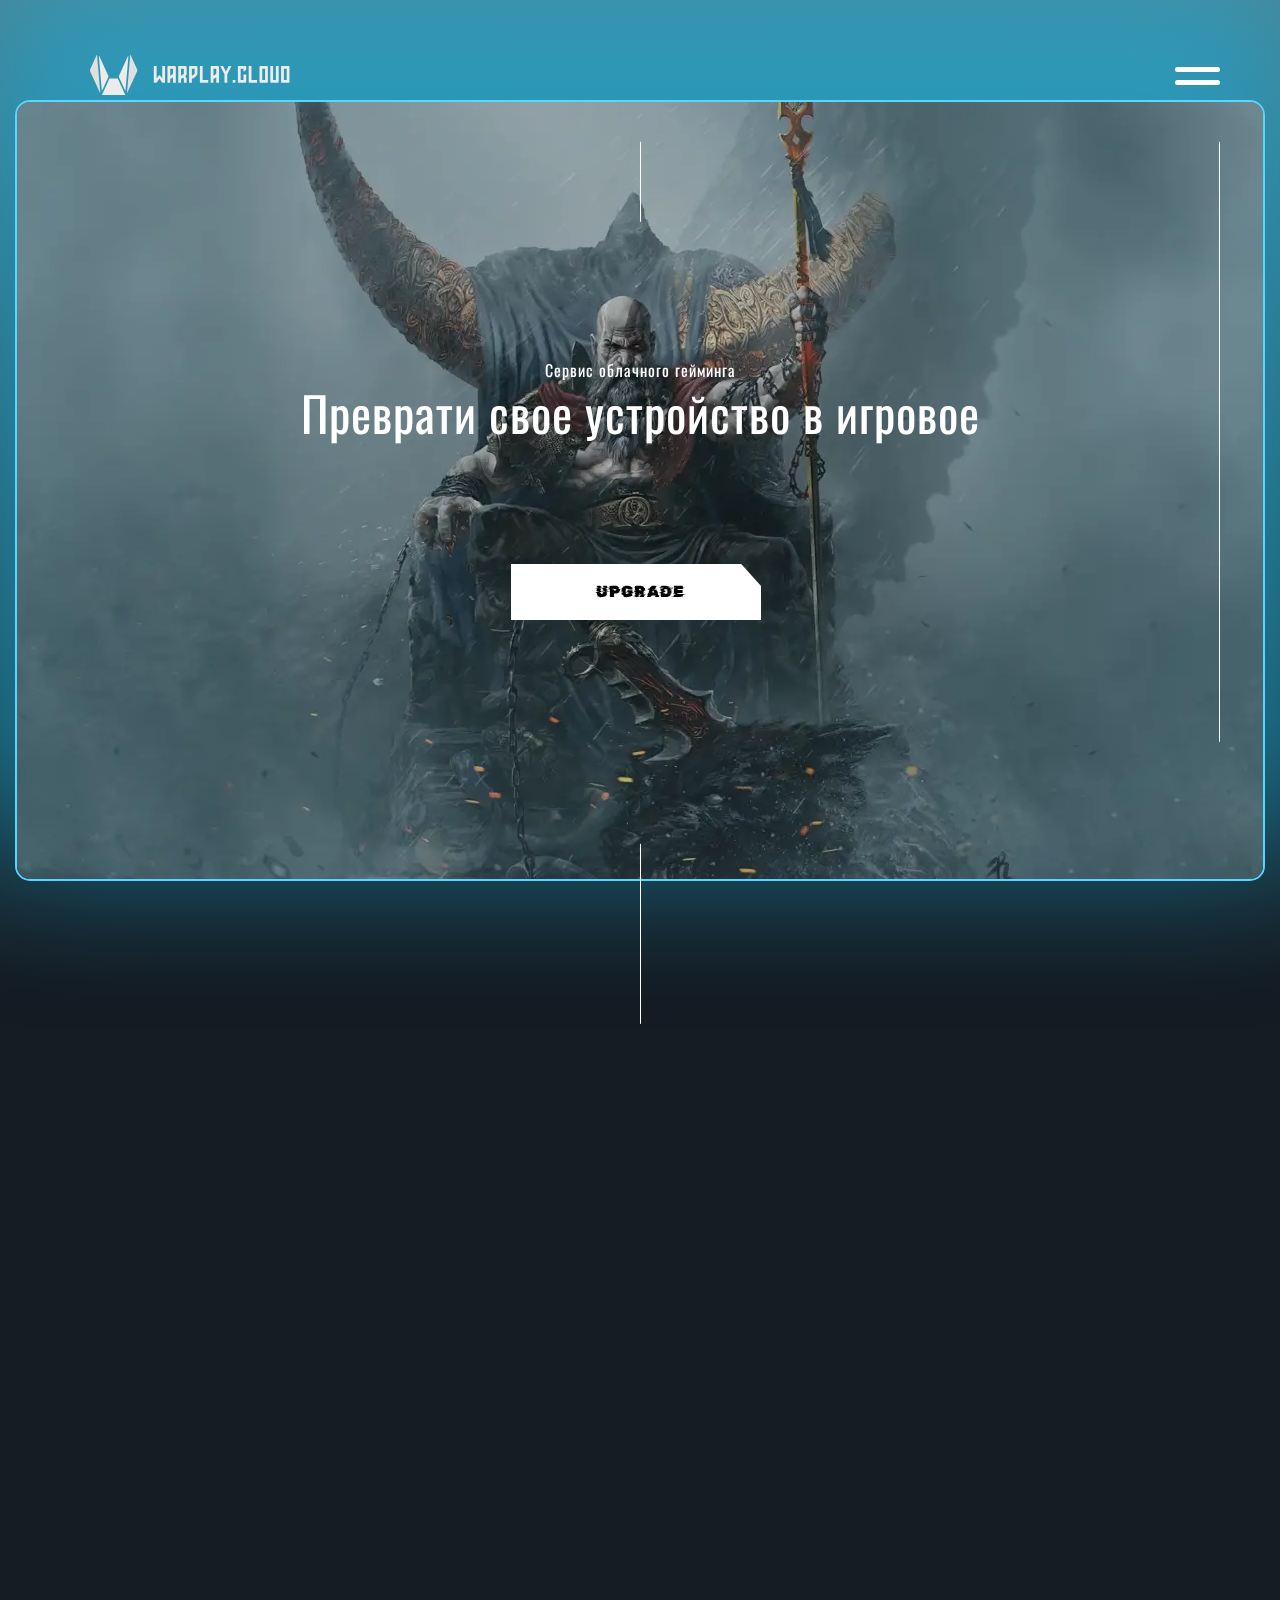
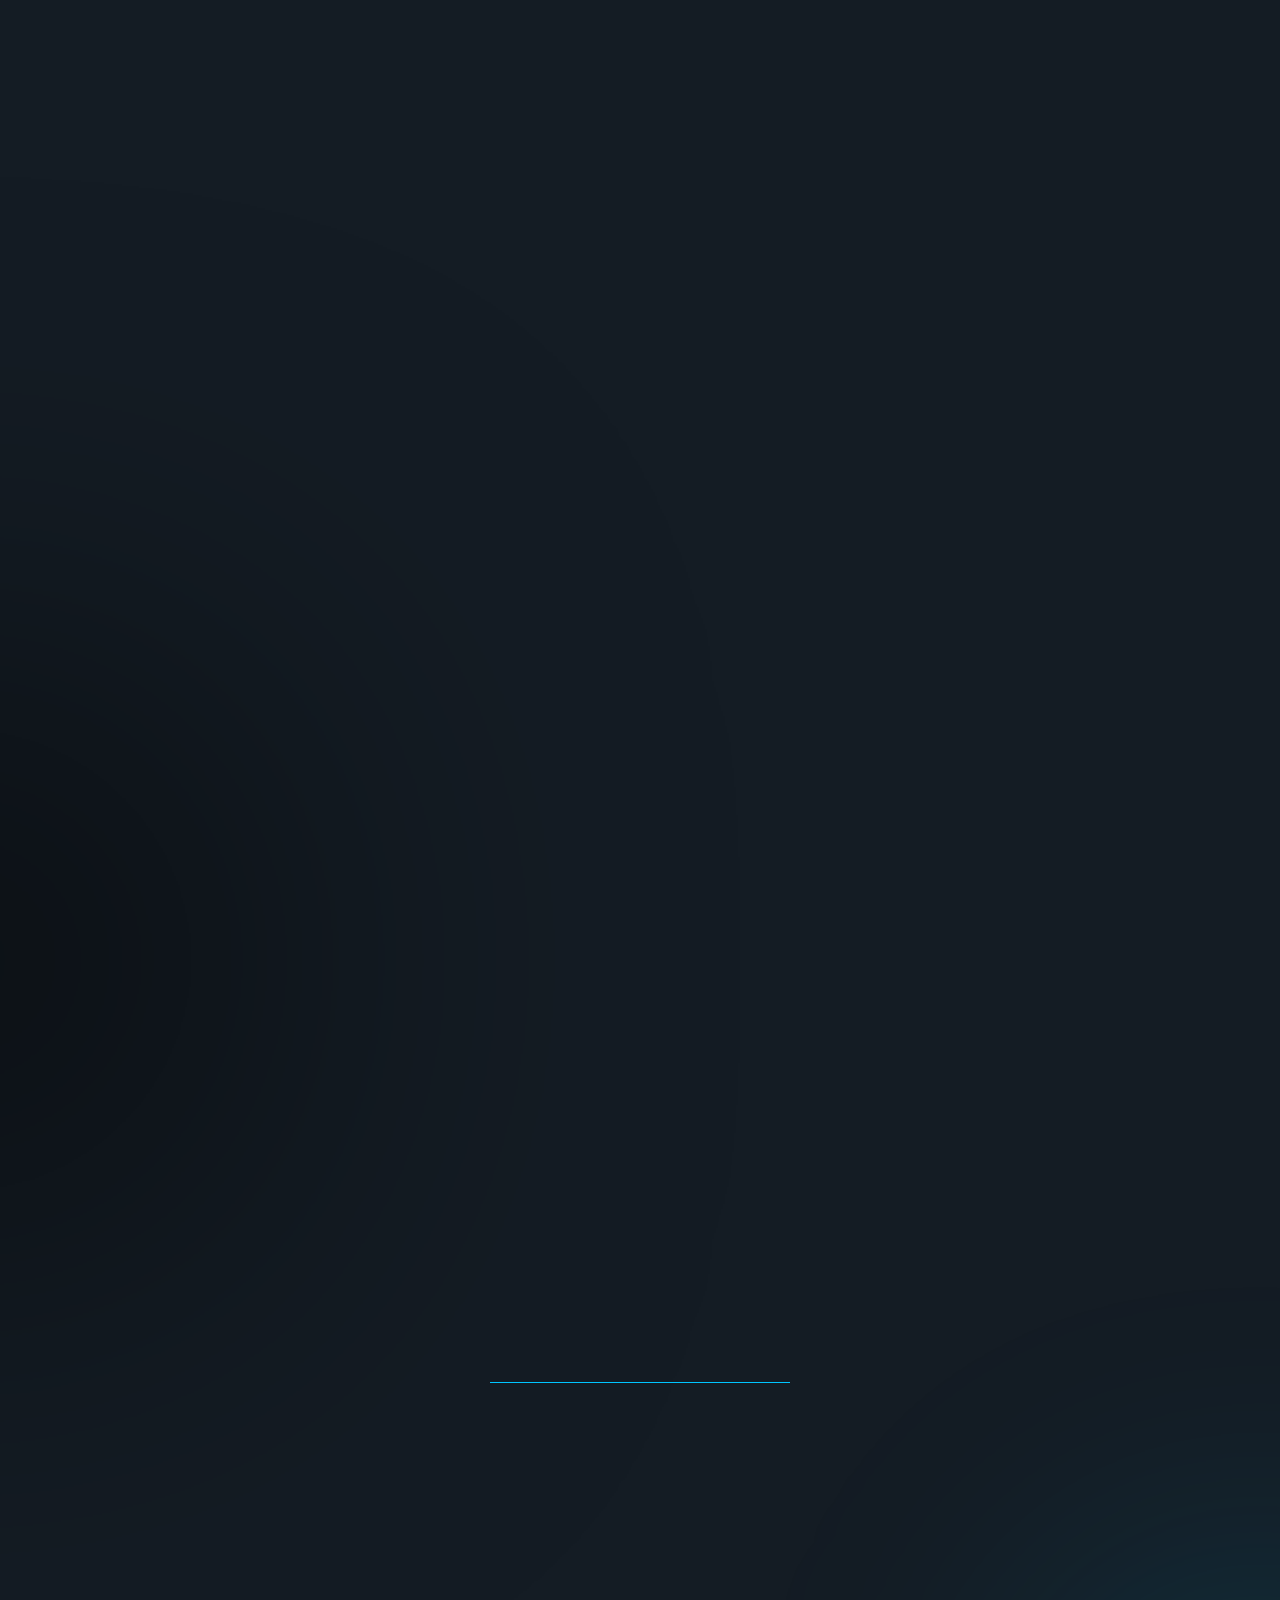
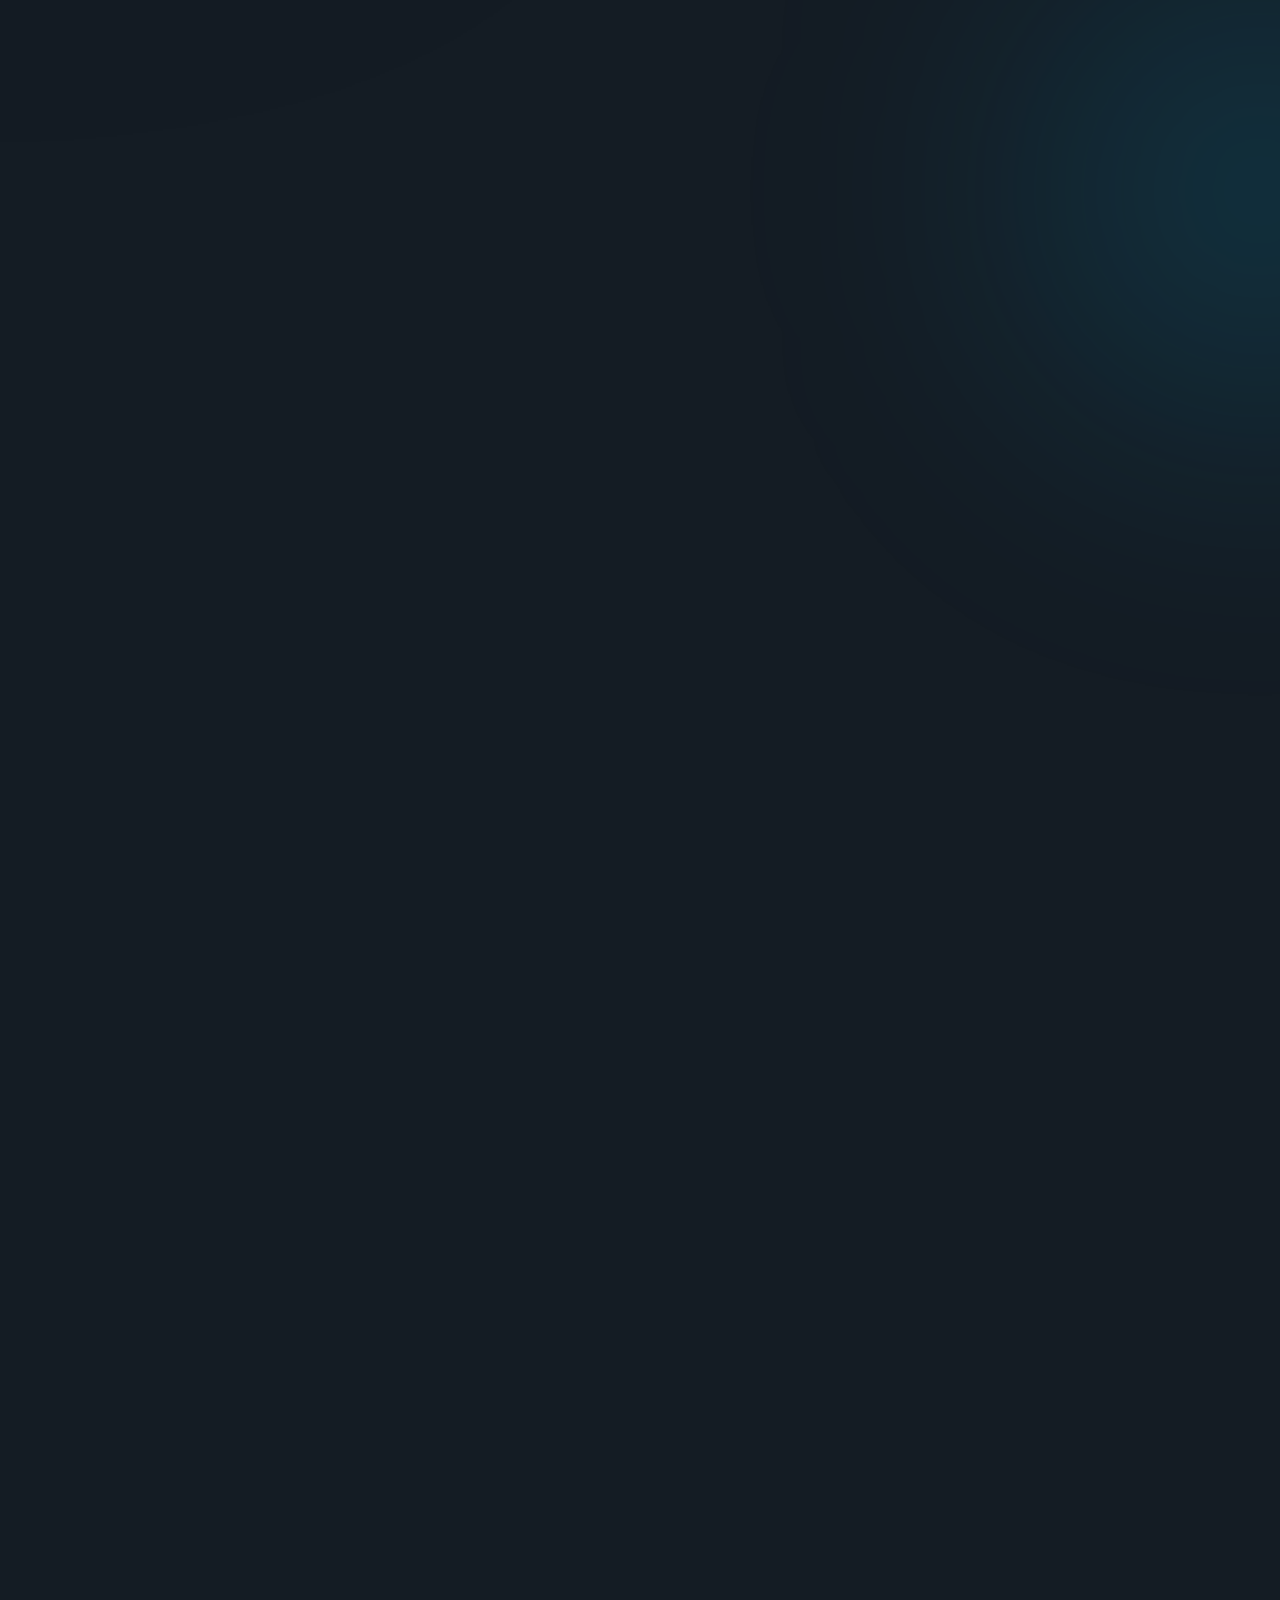
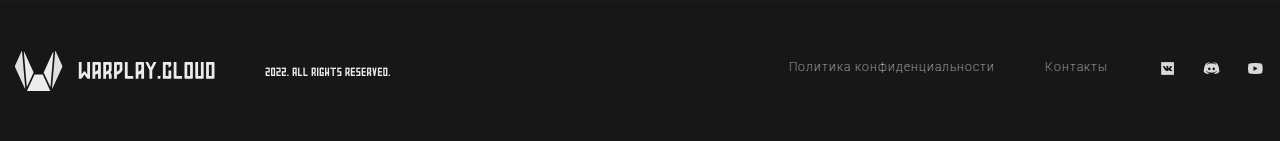
<file: index.html>
<!DOCTYPE html>
<html lang="en">
 <head>
	<meta charset="UTF-8">
	<meta http-equiv="X-UA-Compatible" content="IE=edge">
	<meta name="viewport" content="width=device-width, initial-scale=1.0">
	<link rel="stylesheet" href="css/style.min.css?_v=20220425121801">
	<link rel="stylesheet" href="https://unpkg.com/swiper/swiper-bundle.min.css?_v=20220425121801" />
	<title>WarPlay</title>
</head>

<body>
	<div class="wrapper">
		<header id="myHeader" class="header">
	<div class="header__container">
		<a class="header__logo"></a>
		<div class="header__menu menu">
			<nav class="menu__body">
				<ul class="menu__list">
					<li class="menu__item"><a class="menu__link">Главная</a></li>
					<li class="menu__item"><a class="menu__link">Сервера</a></li>
					<li class="menu__item"><a class="menu__link">Скачать</a></li>
					<li class="menu__item"><a class="menu__link">Открыть в браузере</a></li>
					<li class="menu__item"><a href="subscryption.html" class="menu__link">Цены</a></li>
					<li class="menu__item"><a class="menu__link">Тех. поддержка</a></li>
					<li class="menu__item"><a href="contacts.html" class="menu__link">Контакты</a></li>
				</ul>

				<ul class="menu__media media">
					<li class="media__item">
						<a href="" class="media__link"><picture><source srcset="img/MenuMedia/VK.webp" type="image/webp"><img src="img/MenuMedia/VK.png" alt=""></picture></a>
					</li>
					<li class="media__item">
						<a href="" class="media__link"><picture><source srcset="img/MenuMedia/Discord.webp" type="image/webp"><img src="img/MenuMedia/Discord.png" alt=""></picture></a>
					</li>
					<li class="media__item">
						<a href="" class="media__link"><picture><source srcset="img/MenuMedia/YouTube.webp" type="image/webp"><img src="img/MenuMedia/YouTube.png" alt=""></picture></a>
					</li>
				</ul>
				
			</nav>
		</div>
		<div class="header__burger"></div>
	</div>
</header>

		<main>
			<section class="upgrade">
				<div class="upgrade__container">
					<div class="upgrade__content">
						<div class="upgrade__text">Сервис облачного гейминга</div>
						<h1 class="upgrade__title">Преврати свое устройство в игровое</h1>
						<a href="" class="upgrade__button">UPGRADE</a>
					</div>
					<div class="upgrade__slider swiper-container">
						<span></span>
						<div class="swiper-wrapper">
							<div class="swiper-slide">
								<div class="upgrade__image">
									<picture><source srcset="img/Slider/01.webp" type="image/webp"><img src="img/Slider/01.png" alt="img"></picture>
								</div>
							</div>
							<div class="swiper-slide">
								<div class="upgrade__image">
									<picture><source srcset="img/Slider/02.webp" type="image/webp"><img src="img/Slider/02.png" alt="img"></picture>
								</div>
							</div>
							<div class="swiper-slide">
								<div class="upgrade__image">
									<picture><source srcset="img/Slider/03.webp" type="image/webp"><img src="img/Slider/03.png" alt="img"></picture>
								</div>
							</div>
							<div class="swiper-slide">
								<div class="upgrade__image">
									<picture><source srcset="img/Slider/04.webp" type="image/webp"><img src="img/Slider/04.png" alt="img"></picture>
								</div>
							</div>
						</div>
					</div>
				</div>
			</section>

			<section class="work">
				<div class="work__container">
					<div class="work__content">
						<div class="work__first _anim-items _anim-no-hide animateScrollRight">
							<p class="work__name name">Облачный гейминг</p>
							<h2 class="work__title title">Как это работает</h2>
							<p class="work__text-p greytext">Наши сервера запускают игру, и передают
								вам картинку, которой вы можете управлять
								в реальном времени!
							</p>
						</div>
						<div class="work__image _anim-items _anim-no-hide animateScrollLeft"><picture><source srcset="img/work/work.webp" type="image/webp"><img src="img/work/work.png" alt=""></picture></div>
						<div class="work__second _anim-items _anim-no-hide animateScrollRight">
							<p class="work__text-p2 greytext">Приложение  запустится на ПК с процессором
								от 1.5 GHz , от 1 Gb RAM и доступом в интернет
								от 15 мбит/с
								 на всех операционых системах
								Windows 7, 8, 10 MacOS и Linux .
							</p>
							<a href="GoPlay.html" class="work__button button">Загрузить</a>
						</div>
						
					</div>
				</div>
			</section>

			<section class="play">
				<div class="play__container">
					<p class="play__name name _anim-items _anim-no-hide animateScrollBottom">Быстрый старт</p>
					<h2 class="play__title title _anim-items _anim-no-hide animateScrollBottom">Начни играть</h2>
					<div class="play__content _anim-items _anim-no-hide animateScrollScale ">
						<div class="play__item play__item-1 greytext">
							<picture><source srcset="img/play/mail.webp" type="image/webp"><img src="img/play/mail.png" alt=""></picture>
							<p>Cоздайте аккаунт</p>
						</div>
						<div class="play__item play__item-2 greytext">
							<picture><source srcset="img/play/download.webp" type="image/webp"><img src="img/play/download.png" alt=""></picture>
							<p>Cкачайте модуль</p>
						</div>
						<div class="play__item play__item-3 greytext">
							<picture><source srcset="img/play/play.webp" type="image/webp"><img src="img/play/play.png" alt=""></picture>
							<p>Выберите тариф </p>
						</div>
						<div class="play__item greytext">
							<picture><source srcset="img/play/game.webp" type="image/webp"><img src="img/play/game.png" alt=""></picture>
							<p>Начни играть</p>
						</div>
						
					</div>
					<a href="" class="play__button button _anim-items _anim-no-hide animateScrollBottom">Начать</a>
				</div>
				
			</section>
			
			<section class="subscryption">
				<div class="subscryption__container">
					<p class="subscryption__name name _anim-items _anim-no-hide animateScrollBottom">Гибкие тарифы</p>
					<h2 class="subscryption__title title _anim-items _anim-no-hide animateScrollBottom">Доступные подписки</h2>
					<div class="subscryption__content">
						<ul class="subscryption__list">
							<li class="subscryption__item list _anim-items _anim-no-hide animateScrollLeft">
								<h2 class="list__title">Почасовая оплата</h2>
								<p class="list__price">15 uah.  -  час</p>
								<p class="list__text">
									Доступно: <br> Каталог игр <br> Виртуальный ПК <br> Безлимитная игровая сессия
								</p>
								<a class="list__button">Выбрать</a>
							</li>

							<li class="subscryption__item list _anim-items _anim-no-hide animateScrollBottom">
								<h2 class="list__title">Подписка Максимум</h2>
								<p class="list__price">2499 uah.  -  месяц</p>
								<span class="list__text">
									Доступно: <br> Каталог игр <br> Виртуальный ПК <br> Игровая сессия 10 часов/день
								</span>
								<a class="list__button">Выбрать</a>
							</li>

							<li class="subscryption__item list _anim-items _anim-no-hide animateScrollRight">
								<h2 class="list__title">Подписка Минимум</h2>
								<p class="list__price">1200 uah.  -  месяц</p>
								<p class="list__text">
									Доступно: <br> Каталог игр <br> Игровая сессия 4 часов/день
								</p>
								<a class="list__button">Выбрать</a>
							</li>
						</ul>
					</div>
				</div>
			</section>

			<section class="device">
				<div class="device__container">
					<div class="device__content">
						<div class="device__main">
							<p class="device__name name _anim-items _anim-no-hide animateScrollBottom">Играть можно в браузере</p>
							<h2 class="device__title title _anim-items _anim-no-hide animateScrollBottom">Запускайте на любых устройствах</h2>
						</div>
						
						<div class="device__info _anim-items _anim-no-hide animateScrollBottom">
							<p class="device__text greytext">Наш модуль доступен на все популярные ОС
								и работает на всех компьютерах.</p>
							<a class="device__button button">Открыть в браузере</a>
							
						</div>
						<div class="device__image _anim-items _anim-no-hide animateScrollScale"><picture><source srcset="img/device/Device.webp" type="image/webp"><img src="img/device/Device.png" alt=""></picture></div>
						
					</div>
				</div>
			</section>

			<section class="map">
				<div class="map__container">
					<div class="map__content">
						<p class="map__name name _anim-items _anim-no-hide animateScrollBottom">Игровые сервера на карте</p>
						<h2 class="map__title title _anim-items _anim-no-hide animateScrollBottom">Карта локаций</h2>
						<div class="map__image _anim-items _anim-no-hide animateScrollScale"><picture><source srcset="img/map/ukraine.webp" type="image/webp"><img src="img/map/ukraine.png" alt=""></picture></div>
					</div>
				</div>
			</section>
		</main>
		<footer class="footer">
	<div class="footer__container">
		<div class="footer__content">
			<div class="footer__block">
				<div class="footer__logo"><img src="img/logo.svg" alt=""></div>
				<div class="footer__rules"><picture><source srcset="img/footer/rules.webp" type="image/webp"><img src="img/footer/rules.png" alt=""></picture></div>
			</div>
			<div class="footer__block">
				<a class="footer__info button">Политика конфиденциальности</a>
				<a href="contacts.html" class="footer__contacts button">Контакты</a>
				<ul class="footer__media media">
					<li class="media__item">
						<a href="" class="media__link"><picture><source srcset="img/footer/vk.webp" type="image/webp"><img src="img/footer/vk.png" alt=""></picture></a>
					</li>
					<li class="media__item">
						<a href="" class="media__link"><picture><source srcset="img/footer/discord.webp" type="image/webp"><img src="img/footer/discord.png" alt=""></picture></a>
					</li>
					<li class="media__item">
						<a href="" class="media__link"><picture><source srcset="img/footer/youTube.webp" type="image/webp"><img src="img/footer/youTube.png" alt=""></picture></a>
					</li>
				</ul>
			</div>
		</div>
	</div>
</footer>
	</div>
	<script src="https://unpkg.com/swiper/swiper-bundle.min.js?_v=20220425121801"></script>
	<script src="js/app.min.js?_v=20220425121801"></script>
	<script>
		new Swiper('.upgrade__slider', {
			spaceBetween: 30,
			speed: 1000,
			simulateTouch: false,
			centeredSlides: true,
			slidesPerView: 1,
			autoplay: {
				delay: 8000,
				disableOnInteraction: false,
			},
			effect: "fade",
			navigation: {
				nextEl: ".swiper-button-next",
				prevEl: ".swiper-button-prev",
			},
			pagination: {
				el: ".swiper-pagination",
				clickable: true,
			},
		});
	</script>
</body>

</html>
</file>
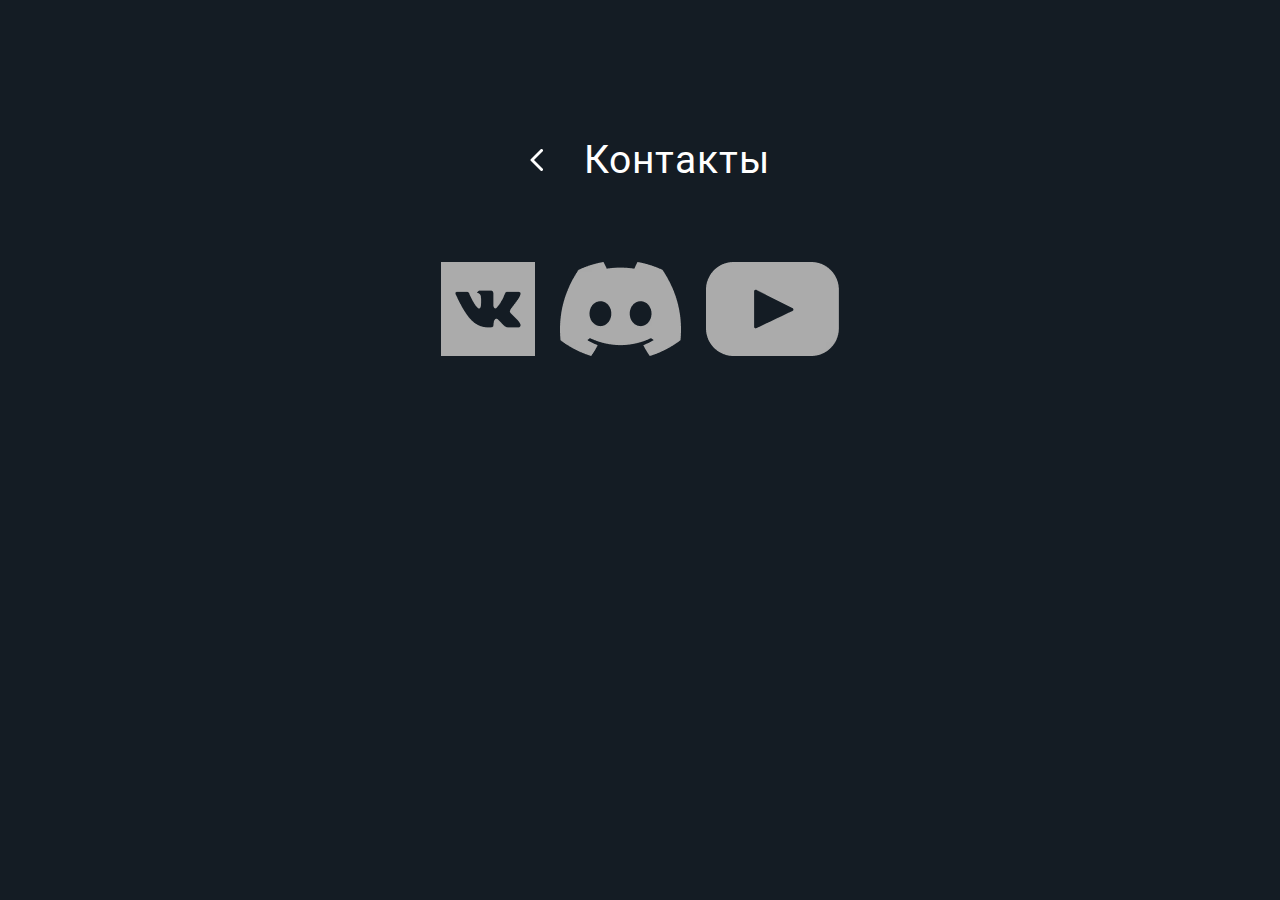
<file: contacts.html>
<!DOCTYPE html>
<html lang="en">
 <head>
	<meta charset="UTF-8">
	<meta http-equiv="X-UA-Compatible" content="IE=edge">
	<meta name="viewport" content="width=device-width, initial-scale=1.0">
	<link rel="stylesheet" href="css/style.min.css?_v=20220425121801">
	<link rel="stylesheet" href="https://unpkg.com/swiper/swiper-bundle.min.css?_v=20220425121801" />
	<title>Контакты</title>
</head>

<body>
	<div class="wrapper">
		<main>
			<section class="contacts">
				<div class="contacts__container">
					<div class="contacts__content">
						<div class="contacts__name  _anim-items _anim-no-hide animateScrollBottom">
							<a href="index.html" class="contacts__arrow"><picture><source srcset="img/contacts/Arrow.webp" type="image/webp"><img src="img/contacts/Arrow.png" alt=""></picture></a>
							<h1 class="contacts__title title">Контакты</h1>
						</div>
						
						<ul class="contacts__media media _anim-items _anim-no-hide animateScrollScale">
							<li class="media__item">
								<a href="" class="media__link"><picture><source srcset="img/contacts/Vk.webp" type="image/webp"><img src="img/contacts/Vk.png" alt=""></picture></a>
							</li>
							<li class="media__item">
								<a href="" class="media__link"><picture><source srcset="img/contacts/Discord.webp" type="image/webp"><img src="img/contacts/Discord.png" alt=""></picture></a>
							</li>
							<li class="media__item">
								<a href="" class="media__link"><picture><source srcset="img/contacts/Youtube.webp" type="image/webp"><img src="img/contacts/Youtube.png" alt=""></picture></a>
							</li>
						</ul>
						
					</div>
					
				</div>
				
			</section>
		</main>
	</div>
	<script src="js/app.min.js?_v=20220425121801"></script>
</body>

</html>
</file>
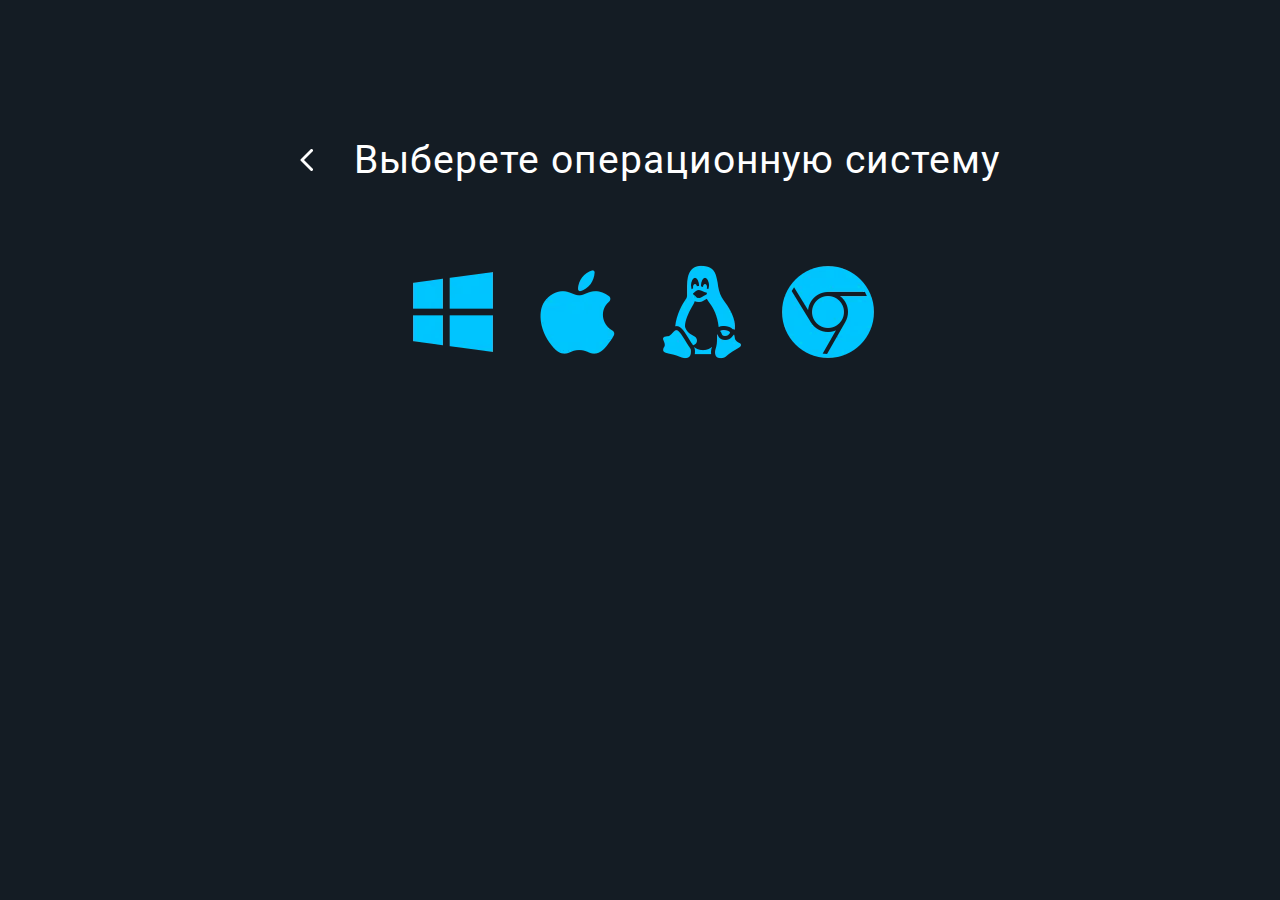
<file: GoPlay.html>
<!DOCTYPE html>
<html lang="en">
 <head>
	<meta charset="UTF-8">
	<meta http-equiv="X-UA-Compatible" content="IE=edge">
	<meta name="viewport" content="width=device-width, initial-scale=1.0">
	<link rel="stylesheet" href="css/style.min.css?_v=20220425121801">
	<link rel="stylesheet" href="https://unpkg.com/swiper/swiper-bundle.min.css?_v=20220425121801" />
	<title>ОС</title>
</head>

<body>
	<div class="wrapper">
		<main>
			<section class="system">
				<div class="system__container">
					<div class="system__content">
						<div class="system__name  _anim-items _anim-no-hide animateScrollBottom">
							<a href="index.html" class="system__arrow"><picture><source srcset="img/GoPlay/Arrow.webp" type="image/webp"><img src="img/GoPlay/Arrow.png" alt=""></picture></a>
							<h1 class="system__title title">Выберете операционную систему</h1>
						</div>
						
						<ul class="system__media media _anim-items _anim-no-hide animateScrollScale">
							<li class="media__item">
								<a href="" class="media__link"><picture><source srcset="img/GoPlay/Windows.webp" type="image/webp"><img src="img/GoPlay/Windows.png" alt=""></picture></a>
							</li>
							<li class="media__item">
								<a href="" class="media__link"><picture><source srcset="img/GoPlay/Mac.webp" type="image/webp"><img src="img/GoPlay/Mac.png" alt=""></picture></a>
							</li>
							<li class="media__item">
								<a href="" class="media__link"><picture><source srcset="img/GoPlay/Linux.webp" type="image/webp"><img src="img/GoPlay/Linux.png" alt=""></picture></a>
							</li>
							<li class="media__item">
								<a href="" class="media__link"><picture><source srcset="img/GoPlay/Chrome.webp" type="image/webp"><img src="img/GoPlay/Chrome.png" alt=""></picture></a>
							</li>
						</ul>
						
					</div>
					
				</div>
				
			</section>
		</main>
	</div>
	<script src="js/app.min.js?_v=20220425121801"></script>
</body>

</html>
</file>
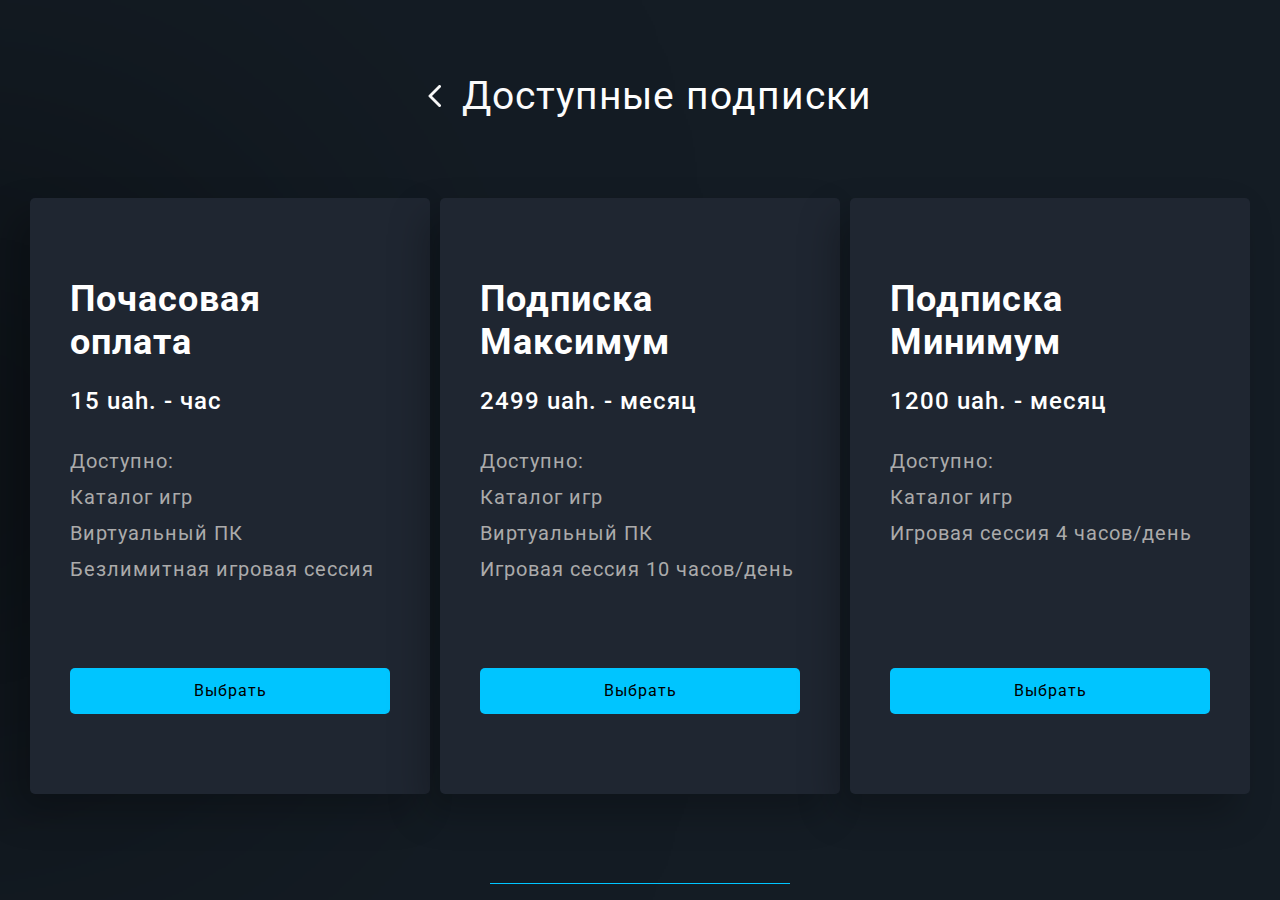
<file: subscryption.html>
<!DOCTYPE html>
<html lang="en">
 <head>
	<meta charset="UTF-8">
	<meta http-equiv="X-UA-Compatible" content="IE=edge">
	<meta name="viewport" content="width=device-width, initial-scale=1.0">
	<link rel="stylesheet" href="css/style.min.css?_v=20220425121801">
	<link rel="stylesheet" href="https://unpkg.com/swiper/swiper-bundle.min.css?_v=20220425121801" />
	<title>Контакты</title>
</head>

<body>
	<div class="wrapper">
		<main>
			<section class="price">
				<div class="price__container">
					<div class="price__name">
						<a href="index.html" class="contacts__arrow"><picture><source srcset="img/contacts/Arrow.webp" type="image/webp"><img src="img/contacts/Arrow.png" alt=""></picture></a>
						<h2 class="subscryption__title title">Доступные подписки</h2>
					</div>

					<div class="subscryption__content">
						<ul class="subscryption__list">
							<li class="subscryption__item list _anim-items _anim-no-hide animateScrollLeft">
								<h2 class="list__title">Почасовая оплата</h2>
								<p class="list__price">15 uah. - час</p>
								<p class="list__text">
									Доступно: <br> Каталог игр <br> Виртуальный ПК <br> Безлимитная игровая сессия
								</p>
								<a class="list__button">Выбрать</a>
							</li>

							<li class="subscryption__item list _anim-items _anim-no-hide animateScrollBottom">
								<h2 class="list__title">Подписка Максимум</h2>
								<p class="list__price">2499 uah. - месяц</p>
								<span class="list__text">
									Доступно: <br> Каталог игр <br> Виртуальный ПК <br> Игровая сессия 10 часов/день
								</span>
								<a class="list__button">Выбрать</a>
							</li>

							<li class="subscryption__item list _anim-items _anim-no-hide animateScrollRight">
								<h2 class="list__title">Подписка Минимум</h2>
								<p class="list__price">1200 uah. - месяц</p>
								<p class="list__text">
									Доступно: <br> Каталог игр <br> Игровая сессия 4 часов/день
								</p>
								<a class="list__button">Выбрать</a>
							</li>
						</ul>
					</div>
				</div>
			</section>
		</main>
	</div>
	<script src="js/app.min.js?_v=20220425121801"></script>
</body>

</html
</file>
<file: css/style.min.css>
@charset "UTF-8";@import url('https://fonts.googleapis.com/css2?family=Roboto:ital,wght@0,100,300,400; 0,500;0,700;1,300&display=swap');@import url(https://fonts.googleapis.com/css2?family=Rubik+Glitch&display=swap);@import url(https://fonts.googleapis.com/css2?family=Oswald:wght@400;700&display=swap);@font-face{font-family:CormorantUpright;font-display:swap;src:url(../fonts/CormorantUpright-Bold.woff2) format("woff2"),url(../fonts/CormorantUpright-Bold.woff) format("woff");font-weight:700;font-style:normal}@font-face{font-family:CormorantUpright;font-display:swap;src:url(../fonts/CormorantUpright-Regular.woff2) format("woff2"),url(../fonts/CormorantUpright-Regular.woff) format("woff");font-weight:400;font-style:normal}@font-face{font-family:CormorantUpright;font-display:swap;src:url(../fonts/CormorantUpright-SemiBold.woff2) format("woff2"),url(../fonts/CormorantUpright-SemiBold.woff) format("woff");font-weight:600;font-style:normal}@font-face{font-family:TTTrailers;font-display:swap;src:url(../fonts/TTTrailers-Regular.woff2) format("woff2"),url(../fonts/TTTrailers-Regular.woff) format("woff");font-weight:400;font-style:normal}a,abbr,acronym,address,applet,article,aside,audio,b,big,blockquote,body,canvas,caption,center,cite,code,dd,del,details,dfn,div,dl,dt,em,embed,fieldset,figcaption,figure,footer,form,h1,h2,h3,h4,h5,h6,header,hgroup,html,i,iframe,img,ins,kbd,label,legend,li,mark,menu,nav,object,ol,output,p,pre,q,ruby,s,samp,section,small,span,strike,strong,sub,summary,sup,table,tbody,td,tfoot,th,thead,time,tr,tt,u,ul,var,video{margin:0;padding:0;border:0;font-size:100%;font:inherit;vertical-align:baseline}:focus{outline:0}article,aside,details,figcaption,figure,footer,header,hgroup,menu,nav,section{display:block}body{line-height:1}ol,ul{list-style:none}blockquote,q{quotes:none}blockquote:after,blockquote:before,q:after,q:before{content:"";content:none}table{border-collapse:collapse;border-spacing:0}input[type=search]::-webkit-search-cancel-button,input[type=search]::-webkit-search-decoration,input[type=search]::-webkit-search-results-button,input[type=search]::-webkit-search-results-decoration{-webkit-appearance:none;-moz-appearance:none}input[type=search]{-webkit-appearance:none;-moz-appearance:none;-webkit-box-sizing:content-box;box-sizing:content-box}textarea{overflow:auto;vertical-align:top;resize:vertical}audio,canvas,video{display:inline-block;max-width:100%}audio:not([controls]){display:none;height:0}[hidden]{display:none}html{font-size:100%;-webkit-text-size-adjust:100%;-ms-text-size-adjust:100%}a:focus{outline:thin dotted}a:active,a:hover{outline:0}img{border:0;-ms-interpolation-mode:bicubic}figure{margin:0}form{margin:0}fieldset{border:1px solid silver;margin:0 2px;padding:.35em .625em .75em}legend{border:0;padding:0;white-space:normal}input,select,textarea,textareabutton{font-size:100%;margin:0;vertical-align:baseline}button,input{line-height:normal}button,select{text-transform:none}button,html input[type=button],input[type=reset],input[type=submit]{-webkit-appearance:button;cursor:pointer}button[disabled],html input[disabled]{cursor:default}input[type=checkbox],input[type=radio]{-webkit-box-sizing:border-box;box-sizing:border-box;padding:0}input[type=search]{-webkit-appearance:textfield;-webkit-box-sizing:content-box;box-sizing:content-box}input[type=search]::-webkit-search-cancel-button,input[type=search]::-webkit-search-decoration{-webkit-appearance:none}button::-moz-focus-inner,input::-moz-focus-inner{border:0;padding:0}textarea{overflow:auto;vertical-align:top}table{border-collapse:collapse;border-spacing:0}::-moz-selection{background:#b3d4fc;text-shadow:none}::selection{background:#b3d4fc;text-shadow:none}img{vertical-align:middle}a{text-decoration:none;color:inherit;cursor:pointer;font-size:inherit}fieldset{border:0;margin:0;padding:0}textarea{resize:vertical}.chromeframe{margin:.2em 0;background:#ccc;color:#000;padding:.2em 0}*,:after,:before{-webkit-box-sizing:border-box;box-sizing:border-box}html{font-size:10px;scroll-behavior:smooth}body{font-family:Roboto,sans-serif;font-weight:400;font-size:1.6rem;color:#ababab;background-color:#141c24;letter-spacing:.1rem}[class*=__container]{max-width:135.7rem;margin:0 auto;padding:0 1.5rem}.wrapper{overflow:hidden;display:-webkit-box;display:-ms-flexbox;display:flex;-webkit-box-orient:vertical;-webkit-box-direction:normal;-ms-flex-direction:column;flex-direction:column;min-height:100vh}.main{-webkit-box-flex:1;-ms-flex:1 1 auto;flex:1 1 auto}.name{display:inline-block;color:#57d6ff;line-height:1.8;position:relative;padding:0 0 0 8rem;font-weight:300}.name::after{content:"";position:absolute;width:5rem;height:.1rem;top:50%;-webkit-transform:translateY(-50%);-ms-transform:translateY(-50%);transform:translateY(-50%);left:0;background-color:#00c5ff}.title{color:#fff;font-size:3.9rem;line-height:1.5}.button{display:inline-block;color:#00c5ff;line-height:1.3;font-weight:500;position:relative;padding:0 0 .6rem 0}.button:before{content:"";position:absolute;left:auto;right:0;width:0;bottom:0;height:.1rem;border-radius:.5rem;background-color:#00c5ff;-webkit-transition:all .25s ease-in-out;-o-transition:all .25s ease-in-out;transition:all .25s ease-in-out}.button:hover:before{width:100%;right:auto;left:0}.greytext{font-size:2rem;color:#ababab;line-height:1.5}.animateScrollLeft{-webkit-transform:translateX(-200%);-ms-transform:translateX(-200%);transform:translateX(-200%);opacity:0;-webkit-transition:all .8s ease;-o-transition:all .8s ease;transition:all .8s ease}.animateScrollLeft._active{-webkit-transform:translateX(0);-ms-transform:translateX(0);transform:translateX(0);opacity:1}.animateScrollRight{-webkit-transform:translateX(200%);-ms-transform:translateX(200%);transform:translateX(200%);opacity:0;-webkit-transition:all .8s ease;-o-transition:all .8s ease;transition:all .8s ease}.animateScrollRight._active{-webkit-transform:translateX(0);-ms-transform:translateX(0);transform:translateX(0);opacity:1}.animateScrollScale{-webkit-transform:scale(0);-ms-transform:scale(0);transform:scale(0);-webkit-transition:all .8s ease;-o-transition:all .8s ease;transition:all .8s ease}.animateScrollScale._active{-webkit-transform:scale(1);-ms-transform:scale(1);transform:scale(1)}.animateScrollShow{opacity:0;-webkit-transition:all .8s ease;-o-transition:all .8s ease;transition:all .8s ease}.animateScrollShow._active{opacity:1}.animateScrollBottom{-webkit-transform:translateY(60%);-ms-transform:translateY(60%);transform:translateY(60%);opacity:0;-webkit-transition:all .8s ease;-o-transition:all .8s ease;transition:all .8s ease}.animateScrollBottom._active{-webkit-transform:translateY(0);-ms-transform:translateY(0);transform:translateY(0);opacity:1}.header{position:absolute;width:100%;top:0;left:0;z-index:100}.header__container{display:-webkit-box;display:-ms-flexbox;display:flex;min-height:9.5rem;-webkit-box-align:end;-ms-flex-align:end;align-items:flex-end;-webkit-box-pack:justify;-ms-flex-pack:justify;justify-content:space-between}.header__logo{position:relative;z-index:5;-webkit-transition:all .3s ease;-o-transition:all .3s ease;transition:all .3s ease;background:url(../img/logo.svg) no-repeat;width:20rem;height:4rem;margin:0 0 0 7.5rem}@-webkit-keyframes show_header{0%{opacity:0;top:-12rem}100%{opacity:1;top:0}}@keyframes show_header{0%{opacity:0;top:-12rem}100%{opacity:1;top:0}}.header.fixed{position:fixed;top:0;left:0;background-color:#141c24;-webkit-animation:show_header 1s ease;animation:show_header 1s ease}.header.fixed .header__logo{position:relative;z-index:5;-webkit-transition:all .3s ease;-o-transition:all .3s ease;transition:all .3s ease;background:url(../img/logo_blue.svg) no-repeat;width:19rem;height:3rem}.header.fixed .header__container{-webkit-box-align:center;-ms-flex-align:center;align-items:center}.header.fixed .header__button{-webkit-box-flex:0;-ms-flex:0 0 25.2rem;flex:0 0 25.2rem;display:-webkit-box;display:-ms-flexbox;display:flex;-webkit-box-pack:end;-ms-flex-pack:end;justify-content:flex-end;-webkit-box-align:center;-ms-flex-align:center;align-items:center;z-index:5}.header.fixed .header__burger{margin-bottom:0}.menu{display:-webkit-box;display:-ms-flexbox;display:flex;-webkit-box-pack:end;-ms-flex-pack:end;justify-content:flex-end}.menu__list{display:-webkit-box;display:-ms-flexbox;display:flex;gap:4rem}.menu__link{line-height:1.8;letter-spacing:.1rem;font-size:1.4rem;color:#fff;position:relative;-webkit-transition:all .3s ease;-o-transition:all .3s ease;transition:all .3s ease}.menu__link:before{content:"";position:absolute;left:auto;right:0;width:0;bottom:-.5rem;height:.1rem;border-radius:.5rem;background-color:#00c5ff;-webkit-transition:all .25s ease-in-out;-o-transition:all .25s ease-in-out;transition:all .25s ease-in-out}.menu__link:hover:before{width:100%;right:auto;left:0}.menu__body{position:fixed;top:0;left:-100%;width:100%;height:100%;overflow:auto;background-color:#141c24;padding:15rem 1.5rem 3rem 1.5rem;-webkit-transition:all .3s ease;-o-transition:all .3s ease;transition:all .3s ease}.menu__body::before{content:"";position:fixed;top:0;left:0;height:10rem;width:0;z-index:2;background-color:#141c24;-webkit-transition:all .3s ease;-o-transition:all .3s ease;transition:all .3s ease}.menu__body.active{left:0}.menu__body.active::before{width:100%}.menu__body.active .menu__list{-webkit-box-orient:vertical;-webkit-box-direction:normal;-ms-flex-direction:column;flex-direction:column;-webkit-box-pack:center;-ms-flex-pack:center;justify-content:center;-webkit-box-align:center;-ms-flex-align:center;align-items:center;gap:2.5rem}.menu__body.active .menu__link{font-size:1.6rem}.menu__media{padding:14rem 0 5rem 0}.menu__media::after{content:"";position:absolute;width:30rem;height:.1rem;left:50%;-webkit-transform:translateX(-50%);-ms-transform:translateX(-50%);transform:translateX(-50%);bottom:3rem;background-color:#fff}.media{display:-webkit-box;display:-ms-flexbox;display:flex;gap:2.5rem;-webkit-box-pack:center;-ms-flex-pack:center;justify-content:center;position:relative}.media__link img{max-width:100%}body.lock{overflow:hidden}.header__burger{display:-webkit-box;display:-ms-flexbox;display:flex;position:relative;-webkit-box-flex:0;-ms-flex:0 0 4.5rem;flex:0 0 4.5rem;height:1.8rem;-webkit-box-orient:vertical;-webkit-box-direction:normal;-ms-flex-direction:column;flex-direction:column;-webkit-box-pack:justify;-ms-flex-pack:justify;justify-content:space-between;margin:0 4.5rem 1rem 0;cursor:pointer}.header__burger::after,.header__burger::before{content:"";position:relative;background-color:#fff;height:.5rem;border-radius:1.5rem;-webkit-transition:all .3s ease;-o-transition:all .3s ease;transition:all .3s ease}.header__burger.active:before{-webkit-transform:rotate(45deg);-ms-transform:rotate(45deg);transform:rotate(45deg);top:.65rem}.header__burger.active:after{-webkit-transform:rotate(-45deg);-ms-transform:rotate(-45deg);transform:rotate(-45deg);bottom:.65rem}.upgrade{background:-webkit-gradient(linear,left bottom,left top,from(#141c24),to(rgba(20,28,36,0))),#527e8b;background:-o-linear-gradient(bottom,#141c24 0,rgba(20,28,36,0) 100%),#527e8b;background:linear-gradient(360deg,#141c24 0,rgba(20,28,36,0) 100%),#527e8b;padding:10rem 0 10rem 0}.upgrade__container{min-width:0;position:relative}.upgrade__content{font-family:Oswald,sans-serif;width:100%;position:absolute;z-index:2;text-align:center;left:50%;top:50%;-webkit-transform:translate(-50%,-50%);-ms-transform:translate(-50%,-50%);transform:translate(-50%,-50%);color:#fff}.upgrade__text{display:inline-block;position:relative}.upgrade__text::after{content:"";position:absolute;width:1px;height:8rem;background-color:#fff;left:50%;right:50%;top:-22rem;-webkit-animation:fly 2s infinite linear;animation:fly 2s infinite linear}.upgrade__title{font-size:4.8rem;padding:.4rem 0 12rem 0;line-height:1.3}.upgrade__title::after{content:"";position:absolute;width:1px;height:60rem;background-color:#fff;right:6rem;top:-85%;-webkit-animation:fly 8s infinite linear;animation:fly 8s infinite linear}@-webkit-keyframes fly{0%{-webkit-transform:translateY(10%);transform:translateY(10%)}50%{-webkit-transform:translateY(5%);transform:translateY(5%)}100%{-webkit-transform:translateY(10%);transform:translateY(10%)}}@keyframes fly{0%{-webkit-transform:translateY(10%);transform:translateY(10%)}50%{-webkit-transform:translateY(5%);transform:translateY(5%)}100%{-webkit-transform:translateY(10%);transform:translateY(10%)}}.upgrade__button{display:inline-block;-webkit-transition:all .3s ease;-o-transition:all .3s ease;transition:all .3s ease;font-family:"Rubik Glitch",cursive;color:#000;padding:2rem 8.5rem;background:url(../img/button.svg) no-repeat;position:relative}.upgrade__button:hover{color:#09bdf2}.upgrade__button::after{content:"";position:absolute;width:1px;height:18rem;background-color:#fff;left:50%;right:50%;top:28rem;-webkit-animation:spin 8s infinite linear;animation:spin 8s infinite linear}@-webkit-keyframes spin{0%{-webkit-transform:translateY(-100%);transform:translateY(-100%)}50%{-webkit-transform:translateY(-80%);transform:translateY(-80%)}100%{-webkit-transform:translateY(-100%);transform:translateY(-100%)}}@keyframes spin{0%{-webkit-transform:translateY(-100%);transform:translateY(-100%)}50%{-webkit-transform:translateY(-80%);transform:translateY(-80%)}100%{-webkit-transform:translateY(-100%);transform:translateY(-100%)}}.upgrade__slider{border:2px solid #57d6ff}.upgrade__image{position:relative;text-align:center;display:-webkit-box;display:-ms-flexbox;display:flex;-webkit-box-pack:center;-ms-flex-pack:center;justify-content:center}.upgrade__image img{-webkit-box-shadow:-33px 17px 29px rgba(0,0,0,.25);box-shadow:-33px 17px 29px rgba(0,0,0,.25);border-radius:1.5rem}.swiper-container{position:relative;overflow:hidden;-webkit-box-shadow:0 -80px 150px 50px rgba(9,189,242,.5);box-shadow:0 -80px 150px 50px rgba(9,189,242,.5);border-radius:1.5rem}.work__content{display:-ms-grid;display:grid;-ms-grid-columns:(1fr)[2];grid-template-columns:repeat(2,1fr);-ms-grid-rows:(1fr)[2];grid-template-rows:repeat(2,1fr);-webkit-box-align:center;-ms-flex-align:center;align-items:center;justify-items:end}.work__first{-webkit-box-ordinal-group:4;-ms-flex-order:3;order:3;padding:0 0 0 1.5rem}.work__title{padding:1.7rem 0 0 0}.work__text-p{padding:5rem 0 0 0;position:relative;max-width:48rem}.work__text-p::after{content:"";position:absolute;bottom:-2.5rem;left:0;background-color:#fff;width:27rem;height:.1rem}.work__image{-ms-grid-row-span:2;grid-row:span 2;padding:0 0 0 3.5rem}.work__image img{max-width:100%}.work__second{-webkit-box-ordinal-group:5;-ms-flex-order:4;order:4}.work__text-p2{max-width:48rem;padding:0 0 7rem 0;position:relative}.work__text-p2::after{position:absolute;content:"";width:46rem;height:46rem;border-radius:50%;-webkit-filter:blur(200px);filter:blur(200px);z-index:-1;top:0;right:-50%;background-color:#000}.play{padding:9rem 0 15rem 0}.play__container{display:-webkit-box;display:-ms-flexbox;display:flex;-webkit-box-orient:vertical;-webkit-box-direction:normal;-ms-flex-direction:column;flex-direction:column;-webkit-box-pack:center;-ms-flex-pack:center;justify-content:center;-webkit-box-align:center;-ms-flex-align:center;align-items:center}.play__title{padding:1.5rem 0 0 0;-webkit-transition:all .8s ease;-o-transition:all .8s ease;transition:all .8s ease}.play__content{padding:8rem 0 9rem 0;display:-webkit-box;display:-ms-flexbox;display:flex;gap:7rem;-webkit-box-pack:center;-ms-flex-pack:center;justify-content:center;-ms-flex-wrap:wrap;flex-wrap:wrap}.play__item{display:-webkit-box;display:-ms-flexbox;display:flex;-webkit-box-orient:vertical;-webkit-box-direction:normal;-ms-flex-direction:column;flex-direction:column;-webkit-box-align:center;-ms-flex-align:center;align-items:center;-webkit-box-pack:center;-ms-flex-pack:center;justify-content:center}.play__item p{padding:1.5rem}.play__item-1,.play__item-2,.play__item-3{-webkit-transition:all .3s ease;-o-transition:all .3s ease;transition:all .3s ease;position:relative}.play__item-1::after,.play__item-2::after,.play__item-3::after{content:"";position:absolute;width:7rem;height:.1rem;top:3.5rem;right:-7rem;background-color:#50afcd}.subscryption{padding:0 0 17rem 0}.subscryption__container{display:-webkit-box;display:-ms-flexbox;display:flex;-webkit-box-orient:vertical;-webkit-box-direction:normal;-ms-flex-direction:column;flex-direction:column;-webkit-box-align:center;-ms-flex-align:center;align-items:center}.subscryption__content{padding:7rem 0 0 0;position:relative}.subscryption__content::after{content:"";position:absolute;background-color:#00c5ff;width:30rem;height:.1rem;bottom:-9rem;left:50%;-webkit-transform:translateX(-50%);-ms-transform:translateX(-50%);transform:translateX(-50%);-webkit-animation:size 20s infinite linear;animation:size 20s infinite linear}@-webkit-keyframes size{0%{width:30rem}50%{width:100%}100%{width:30rem}}@keyframes size{0%{width:30rem}50%{width:100%}100%{width:30rem}}.subscryption__content::before{content:"";position:absolute;width:46rem;height:46rem;border-radius:50%;background-color:#000;-webkit-filter:blur(25rem);filter:blur(25rem);left:-30rem;top:50%;-webkit-transform:translateY(-50%);-ms-transform:translateY(-50%);transform:translateY(-50%)}.subscryption__list{display:-webkit-box;display:-ms-flexbox;display:flex;-webkit-box-orient:horizontal;-webkit-box-direction:normal;-ms-flex-direction:row;flex-direction:row;-ms-flex-wrap:wrap;flex-wrap:wrap;-webkit-box-pack:center;-ms-flex-pack:center;justify-content:center;-webkit-column-gap:1rem;-moz-column-gap:1rem;column-gap:1rem;row-gap:3rem}.list{padding:0 4rem;display:-webkit-box;display:-ms-flexbox;display:flex;-webkit-box-orient:vertical;-webkit-box-direction:normal;-ms-flex-direction:column;flex-direction:column;background-color:#1f2631;max-width:40rem;border-radius:.5rem;-webkit-transition:all .3s ease;-o-transition:all .3s ease;transition:all .3s ease;position:relative;-webkit-box-shadow:-15px 18px 37px rgba(0,0,0,.25);box-shadow:-15px 18px 37px rgba(0,0,0,.25)}.list__title{margin:8rem 0 0 0;color:#fff;font-size:3.6rem;line-height:1.2;font-weight:700;-webkit-transition:inherit;-o-transition:inherit;transition:inherit}.list__price{padding:2.5rem 0 3rem 0;color:#fff;font-size:2.4rem;font-weight:500;-webkit-transition:inherit;-o-transition:inherit;transition:inherit}.list__text{display:-webkit-box;display:-ms-flexbox;display:flex;font-size:2rem;line-height:1.8;height:14.5rem;-webkit-transition:inherit;-o-transition:inherit;transition:inherit}.list__button{margin:8rem 0;color:#000;text-align:center;background-color:#00c5ff;padding:1.5rem 2rem;border-radius:.5rem;-webkit-transition:inherit;-o-transition:inherit;transition:inherit}.list:hover{background-color:#00c5ff;-webkit-box-shadow:0 3rem 5rem 0 rgba(0,0,0,.7);box-shadow:0 3rem 5rem 0 rgba(0,0,0,.7)}.list:hover .list__price,.list:hover .list__text,.list:hover .list__title{color:#000}.list:hover .list__button{color:#fff;background-color:#141c24}.list:hover::after{content:"";position:absolute;height:25rem;width:25rem;border-radius:50%;background-color:rgba(0,197,255,.15);z-index:-1;-webkit-filter:blur(5rem);filter:blur(5rem);top:-5rem;left:50%;-webkit-transform:translateX(-50%);-ms-transform:translateX(-50%);transform:translateX(-50%)}.device{padding:18rem 0 0 0}.device__title{padding:1.5rem 0 0 0;max-width:43rem}.device__content{display:-ms-grid;display:grid;-ms-grid-columns:(50%)[2];grid-template-columns:repeat(2,50%);-ms-grid-rows:(1fr)[2];grid-template-rows:repeat(2,1fr);top:0;left:0}.device__main{-webkit-box-ordinal-group:2;-ms-flex-order:1;order:1;-ms-flex-item-align:center;-ms-grid-row-align:center;align-self:center;position:relative}.device__main::after{content:"";position:absolute;top:-20rem;right:-85rem;height:46rem;width:46rem;background-color:rgba(0,185,239,.15);border-radius:50%;z-index:-1;-webkit-filter:blur(15rem);filter:blur(15rem)}.device__info{-webkit-box-ordinal-group:4;-ms-flex-order:3;order:3}.device__text{max-width:43rem}.device__button{margin:6rem 0 0 0}.device__image{-ms-grid-row-span:2;grid-row:span 2;-webkit-box-ordinal-group:3;-ms-flex-order:2;order:2}.map{padding:7rem 0 5rem 0}.map__content{display:-webkit-box;display:-ms-flexbox;display:flex;-webkit-box-orient:vertical;-webkit-box-direction:normal;-ms-flex-direction:column;flex-direction:column;-webkit-box-align:center;-ms-flex-align:center;align-items:center}.map__title{padding:.5rem 0 0 0}.map__image img{max-width:100%}.footer{background-color:#171717;padding:5rem 0}.footer__content{display:-webkit-box;display:-ms-flexbox;display:flex;-webkit-box-pack:justify;-ms-flex-pack:justify;justify-content:space-between;-webkit-box-align:center;-ms-flex-align:center;align-items:center}.footer__block{display:-webkit-box;display:-ms-flexbox;display:flex;-webkit-box-align:center;-ms-flex-align:center;align-items:center;gap:5rem}.footer__contacts,.footer__info{font-size:1.2rem;line-height:1.3;font-weight:100;color:#fff}.footer__media{padding:0 0 .6rem 0}.contacts__container{margin:10% auto}.contacts__content{display:-webkit-box;display:-ms-flexbox;display:flex;-webkit-box-orient:vertical;-webkit-box-direction:normal;-ms-flex-direction:column;flex-direction:column;-webkit-box-align:center;-ms-flex-align:center;align-items:center}.contacts__name{display:-webkit-box;display:-ms-flexbox;display:flex;-webkit-box-align:center;-ms-flex-align:center;align-items:center;gap:2rem}.contacts__arrow{padding:2rem}.contacts__media{padding:7rem 0 0 0}.system__container{margin:10% auto}.system__content{display:-webkit-box;display:-ms-flexbox;display:flex;-webkit-box-orient:vertical;-webkit-box-direction:normal;-ms-flex-direction:column;flex-direction:column;-webkit-box-align:center;-ms-flex-align:center;align-items:center}.system__name{display:-webkit-box;display:-ms-flexbox;display:flex;-webkit-box-align:center;-ms-flex-align:center;align-items:center;gap:2rem}.system__arrow{padding:2rem}.system__media{padding:7rem 0 0 0}.price__container{margin:5% auto}.price__name{display:-webkit-box;display:-ms-flexbox;display:flex;-webkit-box-align:center;-ms-flex-align:center;align-items:center;-webkit-box-pack:center;-ms-flex-pack:center;justify-content:center}@media (max-width:1300px){.work__text-p::after{display:none}}@media (max-width:1150px){.upgrade__title::after{display:none}}@media (max-width:1057px){[class*=__container]{max-width:97rem}.upgrade__title{font-size:4.2rem;padding:.4rem 0 8rem 0}.upgrade__text{font-size:1.4rem}.upgrade__button::after{top:24rem;height:12rem}.work__content{-ms-grid-columns:1fr;grid-template-columns:1fr;-ms-grid-rows:minmax(10rem,35rem);grid-template-rows:minmax(10rem,35rem);justify-items:center}.work__first{-webkit-box-ordinal-group:2;-ms-flex-order:1;order:1;padding:0}.work__second{-webkit-box-ordinal-group:4;-ms-flex-order:3;order:3}.work__image{-ms-grid-row-span:1;grid-row:span 1;-webkit-box-ordinal-group:3;-ms-flex-order:2;order:2;padding:0}.work__text-p2::after{display:none}.play__item p{text-align:center;max-width:15rem}.device{padding:0}.device__content{display:-webkit-box;display:-ms-flexbox;display:flex;-webkit-box-orient:vertical;-webkit-box-direction:normal;-ms-flex-direction:column;flex-direction:column;-webkit-box-pack:center;-ms-flex-pack:center;justify-content:center;-webkit-box-align:center;-ms-flex-align:center;align-items:center;top:0;left:0}.device__info{text-align:center}.device__image img{max-width:100%}.device__title{font-size:3.6rem}}@media (max-width:991.98px){[class*=__container]{max-width:75rem}.button{text-align:center}.header.fixed .header__container{min-height:8rem}.upgrade__title{font-size:3.4rem;padding:.4rem 0 6rem 0}.upgrade__text{font-size:1.2rem}.upgrade__text::after{display:none}.upgrade__button::after{top:18rem;height:8rem}.play__item-3::after{top:18rem;left:-12rem;-webkit-transform:rotate(-45deg);-ms-transform:rotate(-45deg);transform:rotate(-45deg);width:12rem}.footer__content{-webkit-box-orient:vertical;-webkit-box-direction:reverse;-ms-flex-direction:column-reverse;flex-direction:column-reverse;gap:6rem}.footer__block{display:-webkit-box;display:-ms-flexbox;display:flex;-webkit-box-align:center;-ms-flex-align:center;align-items:center;gap:2rem;-webkit-box-orient:vertical;-webkit-box-direction:normal;-ms-flex-direction:column;flex-direction:column}.footer__block:last-child{-webkit-box-orient:vertical;-webkit-box-direction:reverse;-ms-flex-direction:column-reverse;flex-direction:column-reverse}}@media (max-width:767.98px){[class*=__container]{max-width:none}.upgrade__image img{border-radius:0 0 1.5rem 1.5rem}.upgrade{padding:0 0 8rem 0}.upgrade__container{padding:0}.swiper-container{border-radius:0 0 1.5rem 1.5rem;overflow:hidden}.subscryption__title{text-align:center}.subscryption__content::after,.subscryption__content::before{display:none}}@media (max-width:619.98px){.play__item-2::after{top:16rem;left:-12rem;-webkit-transform:rotate(-45deg);-ms-transform:rotate(-45deg);transform:rotate(-45deg);width:14rem}.play__item-3::after{top:3.5rem;left:14rem;-webkit-transform:rotate(0);-ms-transform:rotate(0);transform:rotate(0);width:7rem}}@media (max-width:520px){.system__media{-webkit-box-orient:vertical;-webkit-box-direction:normal;-ms-flex-direction:column;flex-direction:column}}@media (max-width:479.98px){.header__logo{margin:0 0 0 1.5rem;-webkit-box-flex:0;-ms-flex:0 0 5rem;flex:0 0 5rem}.header__burger{margin:0 1.5rem 0 0}}@media (max-width:399.98px){.play__item-1,.play__item-2,.play__item-3{position:relative}.play__item-1::after,.play__item-2::after,.play__item-3::after{content:"";position:absolute;width:7rem;height:.1rem;top:18rem;left:4rem;background-color:#50afcd;-webkit-transform:rotate(90deg);-ms-transform:rotate(90deg);transform:rotate(90deg)}}
</file>
